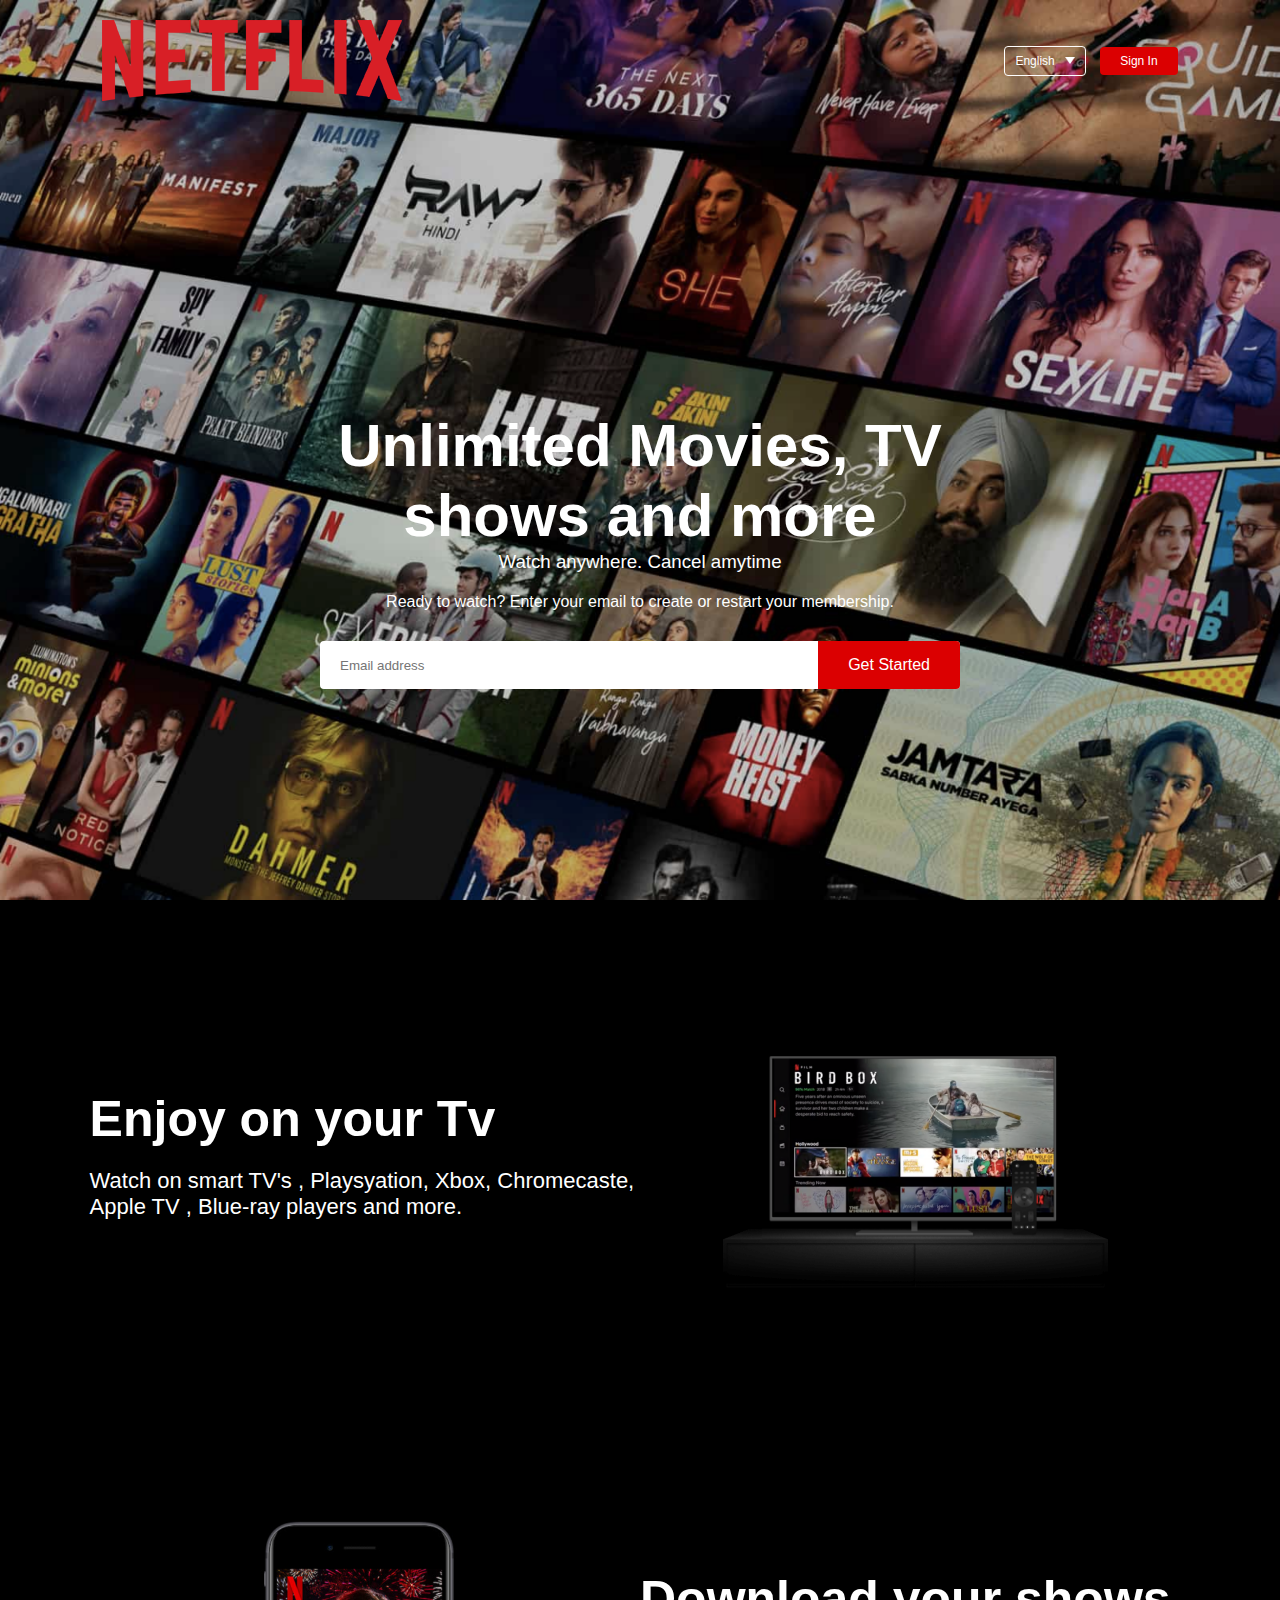
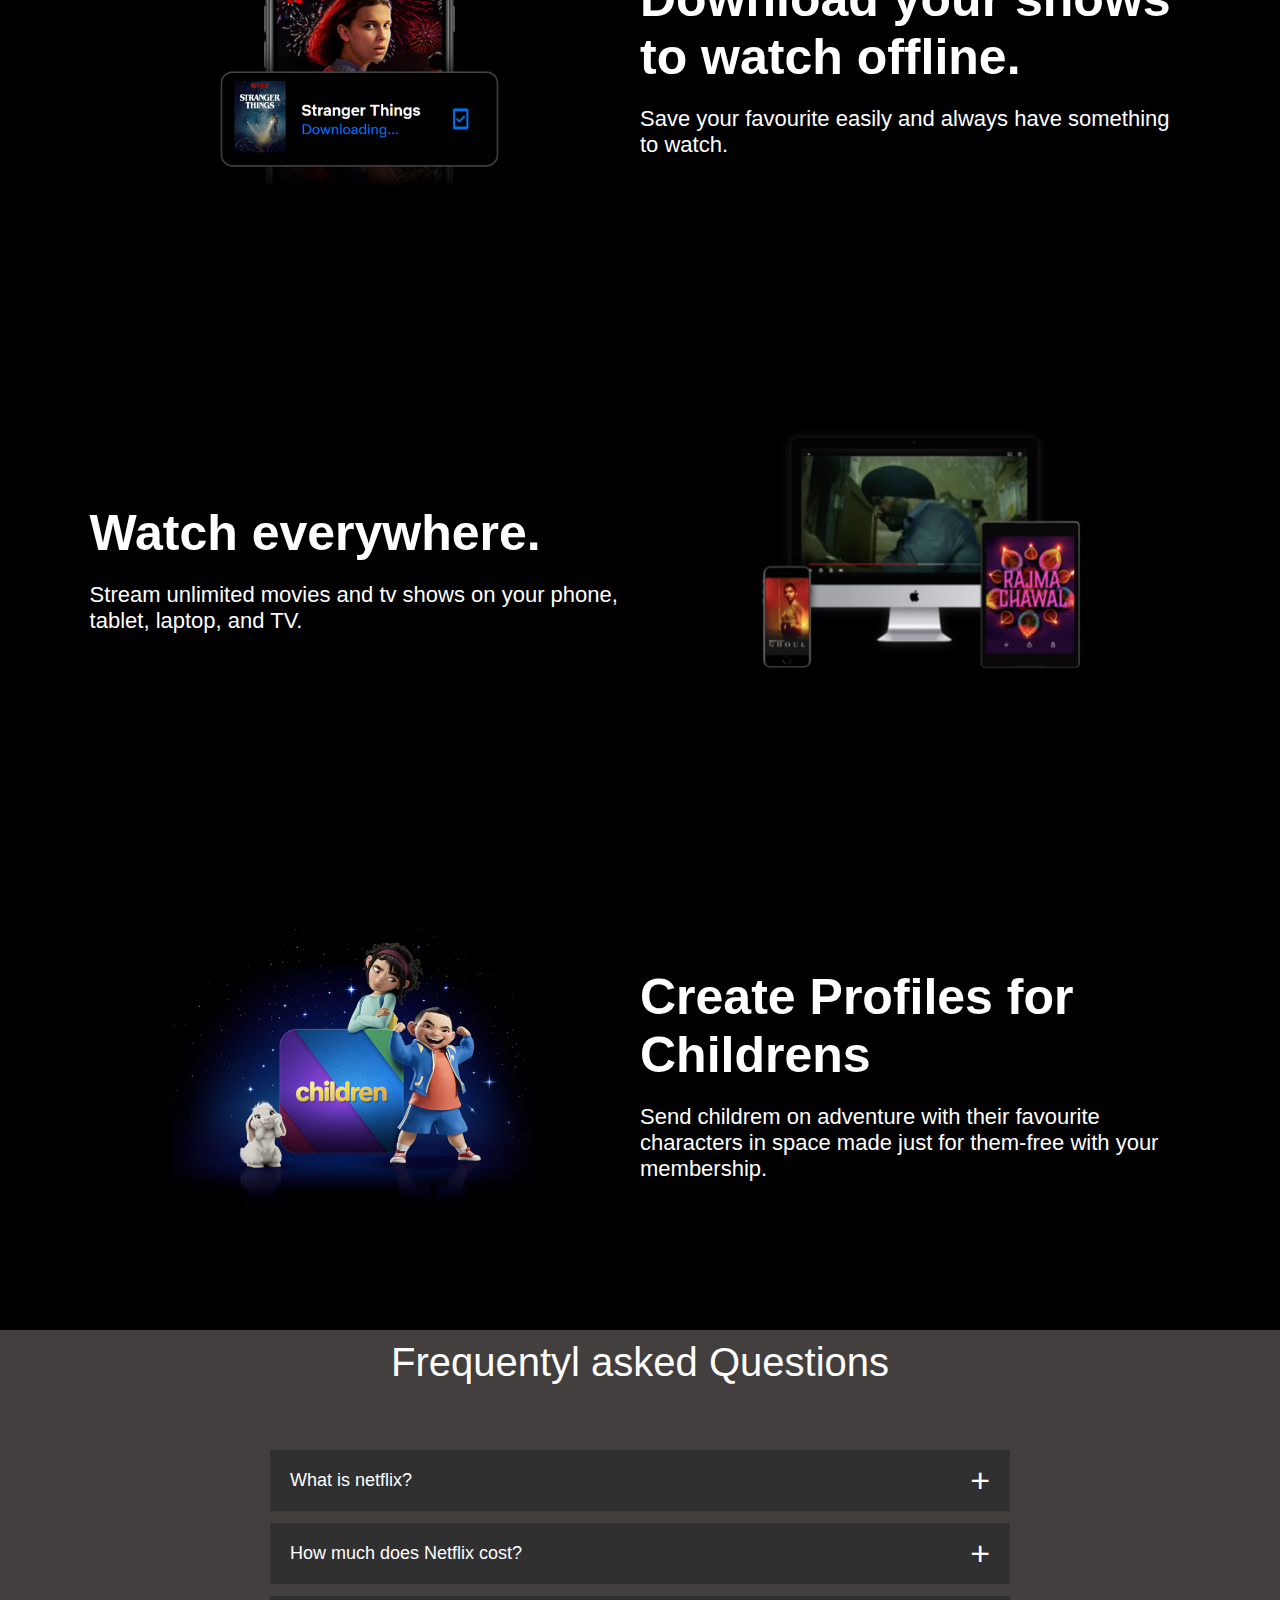
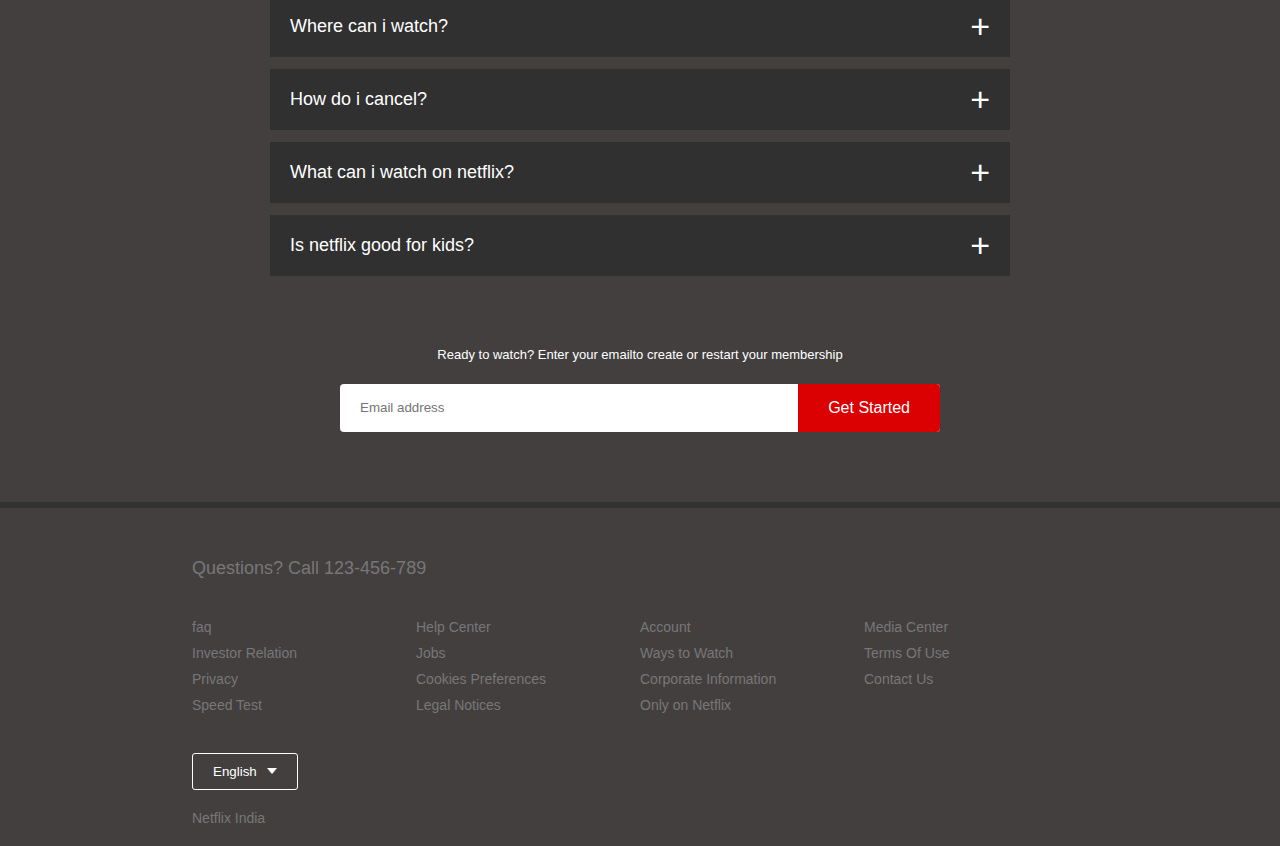
<file: Netflix Clone/index.html>
<!DOCTYPE html>
<html lang="en">
<head>
    <meta charset="UTF-8">
    <meta name="viewport" content="width=device-width, initial-scale=1.0">
    <title>Netflix Clone</title>
    <link rel="stylesheet" href="style.css">
</head>
<body>
    <div class="header">
        <nav>
            <img src="images/logo.png" alt="logo">
            <div>
                <button class="language-btn">English <img src="images/down-icon.png"></button>
                <button>Sign In</button>
            </div>
        </nav>
        <div class="header-content">
            <h1>Unlimited Movies, TV shows and more</h1>
            <h3>Watch anywhere. Cancel amytime</h3>
            <p>Ready to watch? Enter your email to create or restart your membership.</p>
            <form class="email-signup">
                <input type="email" placeholder="Email address" required>
                <button type="submit">Get Started</button>
            </form>
        </div>
        
        </div>
        <div class="features">
            <div class="row">
                <div class="text-col">
                    <h2>Enjoy on your Tv</h2>
                    <p>Watch on smart TV's , Playsyation, Xbox, Chromecaste, Apple TV , Blue-ray players and more.</p>

                </div>
                <div class="img-col">
                    <img src="images/feature-1.png" alt="">

                </div>
            </div>
        </div>
        <div class="features">
            <div class="row">
                <div class="img-col">
                    <img src="images/feature-2.png" alt="">

                </div>
                <div class="text-col">
                    <h2>Download your shows to watch offline.</h2>
                    <p>Save your favourite easily and always have something to watch.</p>

                </div>
                
            </div>
        </div>
        <div class="features">
            <div class="row">
                <div class="text-col">
                    <h2>Watch everywhere.</h2>
                    <p>Stream unlimited movies and tv shows on your phone, tablet, laptop, and TV.</p>

                </div>
                <div class="img-col">
                    <img src="images/feature-3.png" alt="">

                </div>
            </div>
        </div>
        <div class="features">
            <div class="row">
                <div class="img-col">
                    <img src="images/feature-4.png" alt="">

                </div>
                <div class="text-col">
                    <h2>Create Profiles for Childrens </h2>
                    <p>Send childrem on adventure with their favourite characters in space made just for them-free with your membership.</p>

                </div>
                
            </div>
        </div>
        <div class="faq">
            <h2>Frequentyl asked Questions</h2>
            <ul class="accordian">
                <li>
                    <input type="radio" name="accordian" id="first">
                    <label for="first">What is netflix?</label>
                    <div class="content">
                        <p>Netflix is a streaming service that offers a wide variety of TV shows, movies, documentaries, and original content. Users can access it on various devices, like smart TVs, laptops, phones, and gaming consoles. It's a subscription-based service, meaning you pay a monthly fee to watch the content available in its library, which is constantly updated with new releases and original productions. Netflix is known for its popular original series like Stranger Things, The Crown, and Bridgerton, among many others.</p>
                    </div>
                </li>
                <li>
                    <input type="radio" name="accordian" id="second">
                    <label for="second">How much does Netflix cost?</label>
                    <div class="content">
                        <p>Netflix offers three main plans in the U.S.:
                            <br> Basic: $6.99/month (1 screen, SD)
                            <br>Standard: $15.49/month (2 screens, HD)
                             <br>Premium: $19.99/month (4 screens, 4K UHD).
                        </p>
                    </div>
                </li>
                <li>
                    <input type="radio" name="accordian" id="third">
                    <label for="third">Where can i watch?</label>
                    <div class="content">
                        <p>You can watch Netflix on various devices such as smart TVs, laptops, smartphones (iOS and Android), tablets, and gaming consoles (PlayStation, Xbox). It’s also available on streaming devices like Roku, Chromecast, and Amazon Fire Stick. As long as you can install the Netflix app or access it via a browser, you’re good to go!.</p>
                    </div>
                </li>
                <li>
                    <input type="radio" name="accordian" id="forth">
                    <label for="forth">How do i cancel?</label>
                    <div class="content">
                        <p>To cancel your Netflix subscription, simply go to the Netflix website or app, log into your account, and navigate to your account settings. Under the "Membership & Billing" section, you'll see an option to "Cancel Membership." Follow the prompts, and your subscription will be canceled at the end of the billing cycle. You can also cancel via the mobile app under your account settings.</p>
                    </div>
                </li>
                <li>
                    <input type="radio" name="accordian" id="fifth">
                    <label for="fifth">What can i watch on netflix?</label>
                    <div class="content">
                        <p>Netflix offers a wide range of content, including original series like Stranger Things and Bridgerton, popular movies such as The Irishman and Bird Box, and compelling documentaries like Making a Murderer and Our Planet. There's also a great selection of anime like Naruto and One Piece. With constantly updated content, you'll always find something new to watch.  </p>
                    </div>
                </li>
                <li>
                    <input type="radio" name="accordian" id="sixth">
                    <label for="sixth">Is netflix good for kids?</label>
                    <div class="content">
                        <p>Netflix offers a wide range of content, including original series like Stranger Things and Bridgerton, popular movies such as The Irishman and Bird Box, and compelling documentaries like Making a Murderer and Our Planet. There's also a great selection of anime like Naruto and One Piece. With constantly updated content, you'll always find something new to watch.  </p>
                    </div>
                </li>
            </ul>
            <small>Ready to watch? Enter your emailto create or restart your membership</small>
            <form class="email-signup">
                <input type="email" placeholder="Email address" required>
                <button type="submit">Get Started</button>
            </form>
        </div>
        <div class="footer">
            <h2>Questions? Call 123-456-789</h2>

            <div class="row">
                <div class="col">
                    <a href="#">faq</a>
                    <a href="#">Investor Relation</a>
                    <a href="#">Privacy</a>
                    <a href="#">Speed Test</a>
                </div>
                <div class="col">
                    <a href="#">Help Center</a>
                    <a href="#">Jobs</a>
                    <a href="#">Cookies Preferences</a>
                    <a href="#">Legal Notices</a>
                </div>
                <div class="col">
                    <a href="#">Account</a>
                    <a href="#">Ways to Watch </a>
                    <a href="#">Corporate Information</a>
                    <a href="#">Only on Netflix </a>
                </div>
                <div class="col">
                    <a href="#">Media Center</a>
                    <a href="#">Terms Of Use</a>
                    <a href="#">Contact Us </a>
                </div>
            </div>
            <button class="language-btn">English <img src="images/down-icon.png"></button>
            <p class="copyright-txt">Netflix India</p>
        </div>
</body>
</html>
</file>
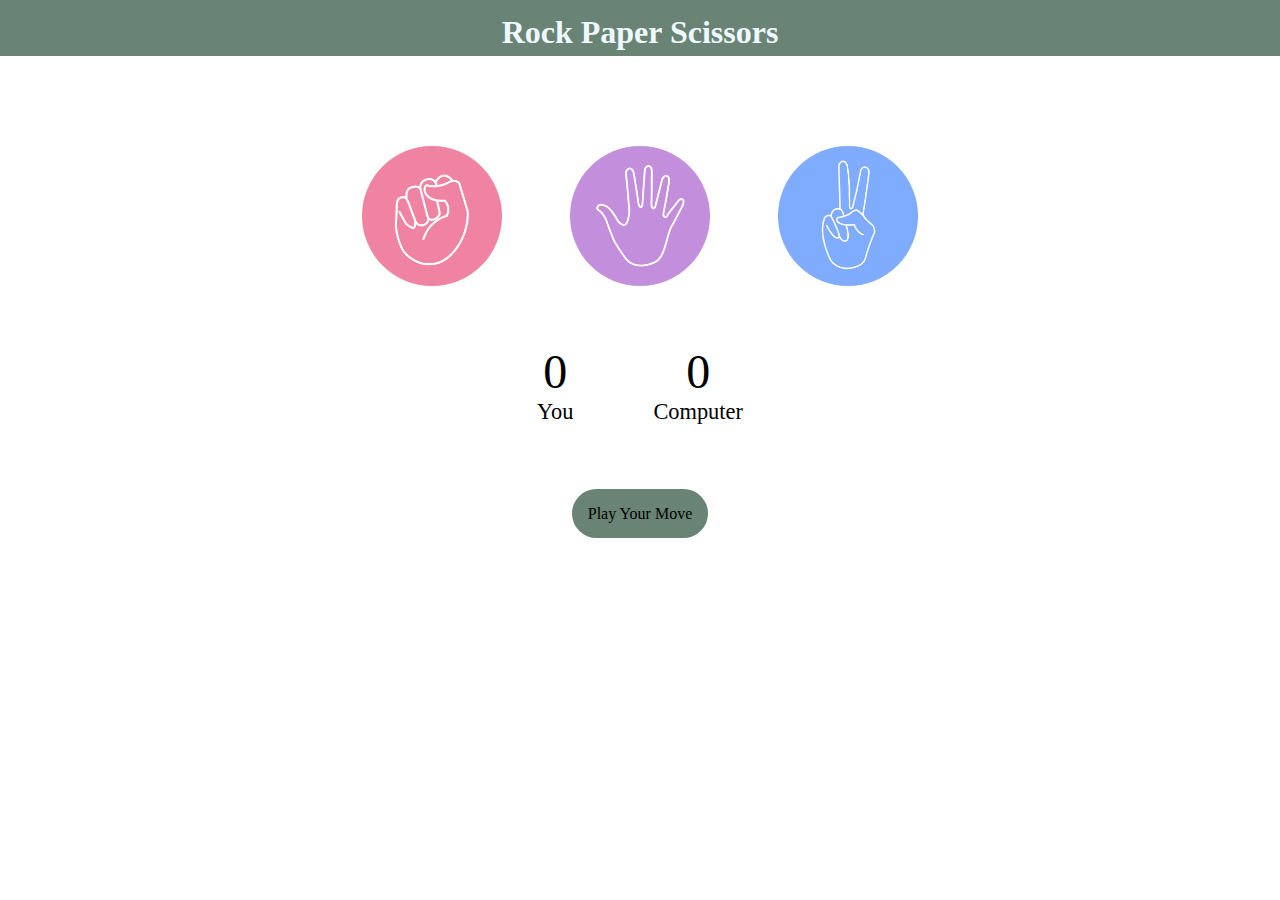
<file: rock paper scissor/index.html>
<!DOCTYPE html>
<html lang="en">
<head>
    <meta charset="UTF-8">
    <meta name="viewport" content="width=device-width, initial-scale=1.0">
    <title>Rock Paper Scissors</title>
    <link rel="stylesheet" href="style.css">
</head>
<body>

    <h1>Rock Paper Scissors</h1>

    <div class="choices">
        <div class="choice" id="rock">
            <img src="./images/rock.png" >
        </div>
        <div class="choice" id="paper">
            <img src="./images/paper.png" >
        </div>
        <div class="choice" id="scissors">
            <img src="./images/scissors.png" >
        </div>
    </div>


    <div class="score-board">
        <div class="score">
            <p id="user-score">0</p>
            <p>You</p>
        </div>
        <div class="score">
            <p id="computer-score">0</p>
            <p>Computer</p>
        </div>
    </div>

    <div class="msg-container">
        <p id="msg">Play Your Move</p>
    </div>

    <script src="app.js"></script>
</body>
</html>
</file>
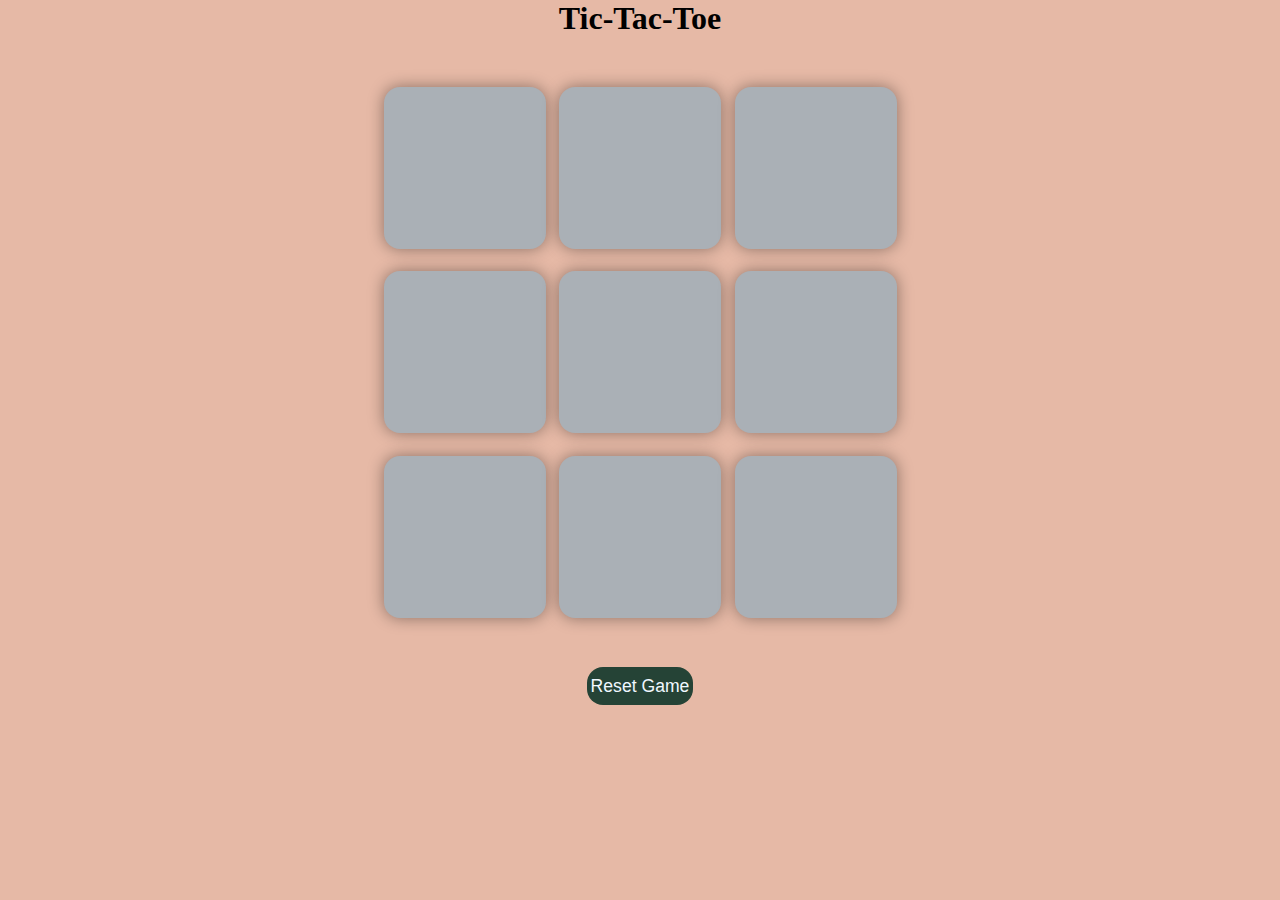
<file: TIC TAC TOE/index.html>
<!DOCTYPE html>
<html lang="en">
<head>
    <meta charset="UTF-8">
    <meta name="viewport" content="width=device-width, initial-scale=1.0">
    <title>Tic-Tac-Toe</title>
    <link rel="stylesheet" href="style.css">
</head>
<body>
    <div class="msg-container hide">
        <p id="msg">Winner</p>
        <button id="new-btn">New Game</button>
    </div>
    <main>
        <h1>Tic-Tac-Toe</h1>
        <div class="container">
            <div class="Game">
                <button class="box"></button>
                <button class="box"></button>
                <button class="box"></button>
                <button class="box"></button>
                <button class="box"></button>
                <button class="box"></button>
                <button class="box"></button>
                <button class="box"></button>
                <button class="box"></button>
            </div>
        </div>
        <button id="reset-btn">Reset Game</button>
    </main>
   
    <script src="app.js"></script>
</body>
</html>
</file>
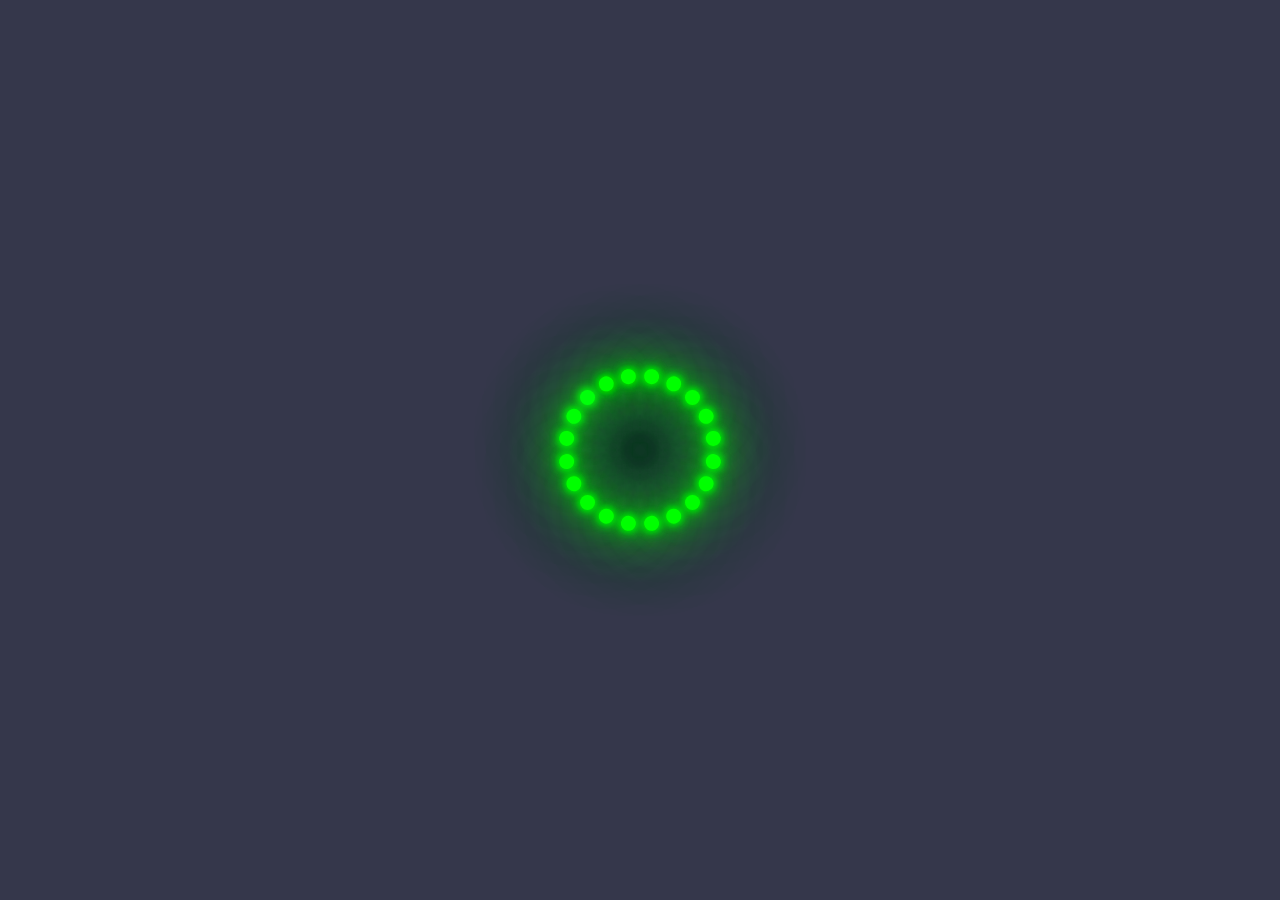
<file: animation loader/animation.html>
<!DOCTYPE html>
<html lang="en">
<head>
    <meta charset="UTF-8">
    <meta name="viewport" content="width=device-width, initial-scale=1.0">
    <title>Animation Loader</title>
    <link rel="stylesheet" href="style.css">
</head>
<body>
    <section>
        <div class="loader">
            <span style="--i:1;"></span>
            <span style="--i:2;"></span>
            <span style="--i:3;"></span>
            <span style="--i:4;"></span>
            <span style="--i:5;"></span>
            <span style="--i:6;"></span>
            <span style="--i:7;"></span>
            <span style="--i:8;"></span>
            <span style="--i:9;"></span>
            <span style="--i:10;"></span>
            <span style="--i:11;"></span>
            <span style="--i:12;"></span>
            <span style="--i:13;"></span>
            <span style="--i:14;"></span>
            <span style="--i:15;"></span>
            <span style="--i:16;"></span>    
            <span style="--i:17;"></span>
            <span style="--i:18;"></span>
            <span style="--i:19;"></span>
            <span style="--i:20;"></span>
        </div>
    </section>
    
</body>
</html>
</file>
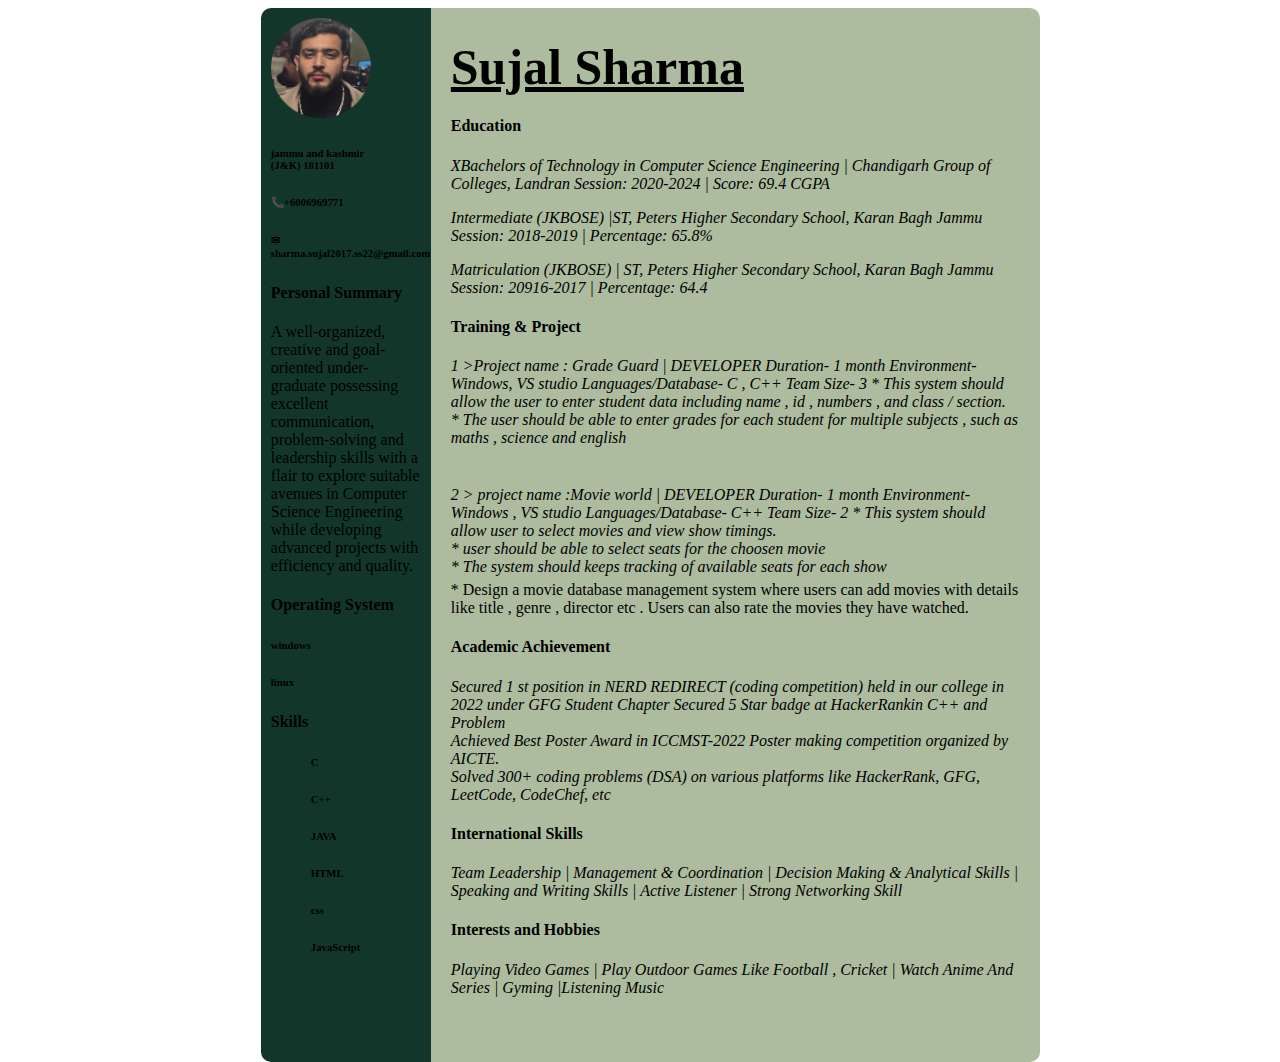
<file: portfolio/testing.html>
<!DOCTYPE html>
<html lang="en">
<head>
  <meta charset="UTF-8">
  <meta name="viewport" content="width=device-width, initial-scale=1.0">
  <title>Resume</title>
  <link rel="stylesheet" href="stylee.css">
</head>
<body>
  <div class="container">
    <div class="left-container">
      <div class="personal">
        
        <img src="sujal.png" alt="sujal sharma img" width = 100px/>
        <h6> jammu  and kashmir 
          <br/>
          (J&K) 181101
        </h6>
        <h6>📞+6006969771</h6>
        <h6>✉sharma.sujal2017.ss22@gmail.com</h6>
        <h4>Personal Summary</h4>
        <p>A well-organized, creative and goal- oriented under-graduate possessing
          excellent communication, problem-solving
          and leadership skills with a flair to explore
          suitable avenues in Computer Science
          Engineering while developing advanced
          projects with efficiency and quality.</p>
          <h4>Operating System</h4>
          <h6>windows </h6>
          <h6>linux</h6>
          
<h4>Skills</h4>
<ul>
<h6>C</h6>
<h6>C++</h6>
<h6>JAVA</h6>
<h6>HTML</h6>                   
<h6>css</h6>
<h6>JavaScript</h6>

            

         
      </div>
    </div>
    <div class="right-container">
      <div class="professional-info">
        <h1>
          Sujal Sharma
        </h1>

        <h4>
          Education
        </h4>
        <p><em>XBachelors of Technology in Computer Science Engineering |
          Chandigarh Group of Colleges, Landran
          Session: 2020-2024 | Score: 69.4 CGPA</em></p>
        <p><em>Intermediate (JKBOSE) |ST, Peters Higher Secondary School, Karan Bagh
          Jammu
          Session: 2018-2019 | Percentage: 65.8%</em></p>
        <p><em>Matriculation (JKBOSE) | ST, Peters Higher Secondary School, Karan Bagh
          Jammu
          Session: 20916-2017 | Percentage: 64.4</em></p>

          <h4>Training & Project</h4>
          <p><em>1 >Project name : Grade Guard | DEVELOPER
            Duration- 1 month
            Environment- Windows, VS studio
            Languages/Database- C , C++
            Team Size- 3
            * This system should allow the user to enter student data
            including name , id , numbers , and class / section.  <br/> 
            * The user should be able to enter grades for each student for
            multiple subjects , such as maths , science and english</em></p>
            <br/>
            <p><em>2 > project name :Movie world | DEVELOPER
              Duration- 1 month
              Environment- Windows , VS studio
              Languages/Database- C++
              Team Size- 2
              * This system should allow user to select movies and view show timings. <br/> 
              * user should be able to select seats for the choosen movie  <br/> 
              * The system should keeps tracking of available seats for each show</em></p>
              * Design a movie database management system where users can add movies
                with details like title , genre , director etc .
                Users can also rate the movies they have watched.</em></p>

                <h4>Academic Achievement</h4>

                <p>
                 <em> Secured 1
st position in NERD REDIRECT (coding competition) held
in our college in 2022 under GFG Student Chapter
 Secured 5 Star badge at HackerRankin C++ and Problem <br/>
  Achieved Best Poster Award in ICCMST-2022 Poster making
competition organized by AICTE. <br/>
Solved 300+ coding problems (DSA) on various platforms like
HackerRank, GFG, LeetCode, CodeChef, etc
</em> </p>

<h4>International Skills</h4>
            <p><em>Team Leadership | Management &
              Coordination | Decision Making &
              Analytical Skills | Speaking and Writing
              Skills | Active Listener | Strong Networking
              Skill</em></p>
              <h4>Interests and Hobbies</h4>
              <p><em>Playing Video Games | Play Outdoor Games
                Like Football , Cricket | Watch Anime And
                Series | Gyming |Listening Music</em></p>


      </div>
    </div>
  </div>
</body>
</html>
</file>
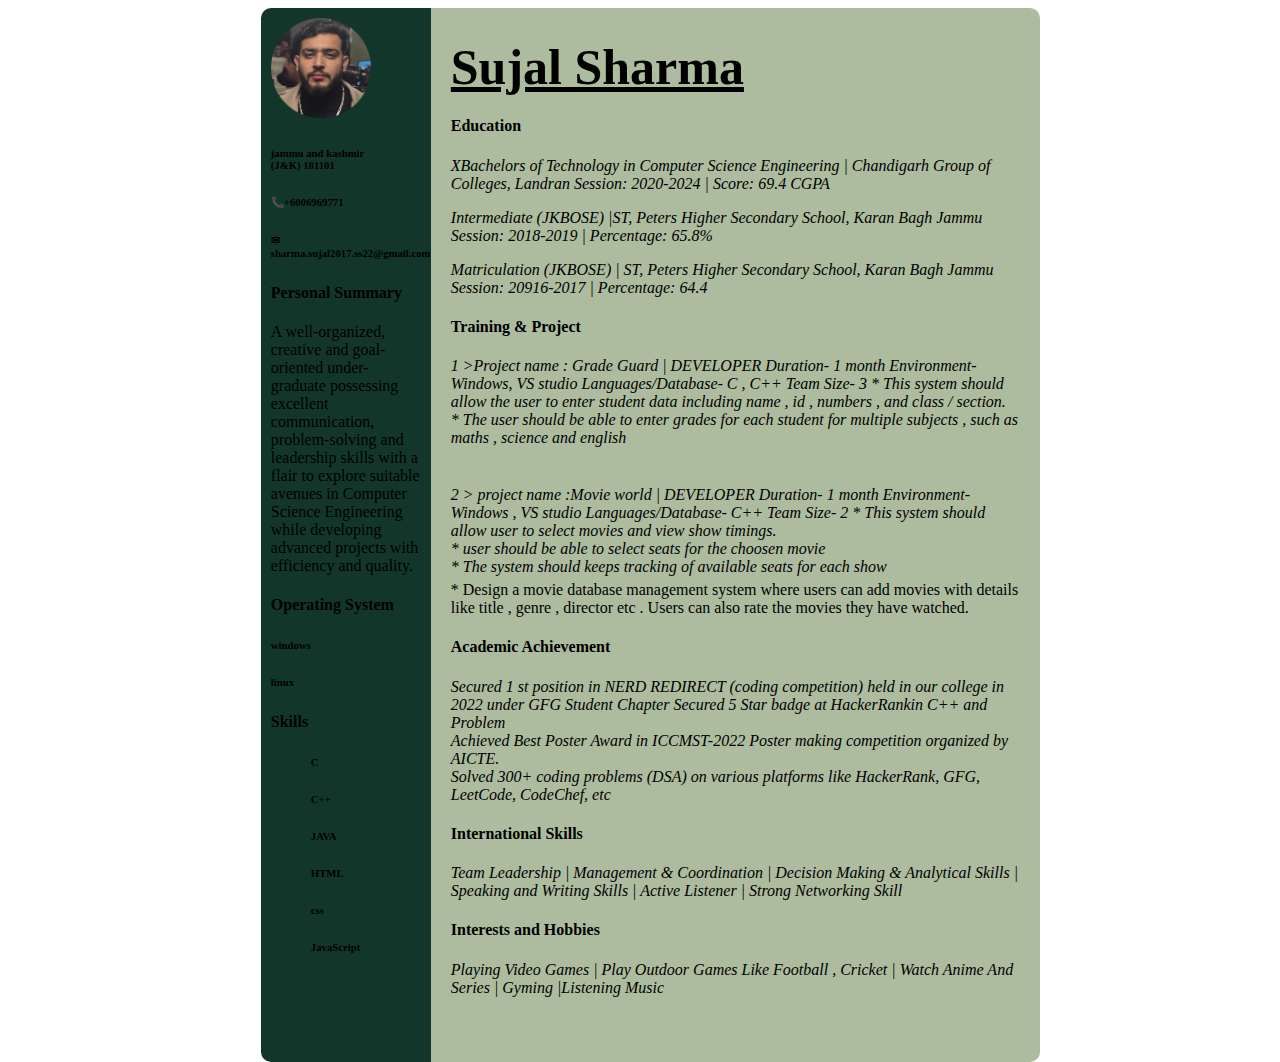
<file: resume/resume.html.html>
<!DOCTYPE html>
<html lang="en">
<head>
  <meta charset="UTF-8">
  <meta name="viewport" content="width=device-width, initial-scale=1.0">
  <title>Resume</title>
  <link rel="stylesheet" href="style.css">
</head>
<body>
  <div class="container">
    <div class="left-container">
      <div class="personal">
        
        <img src="sujal.png" alt="sujal sharma img" width = 100px/>
        <h6> jammu  and kashmir 
          <br/>
          (J&K) 181101
        </h6>
        <h6>📞+6006969771</h6>
        <h6>✉sharma.sujal2017.ss22@gmail.com</h6>
        <h4>Personal Summary</h4>
        <p>A well-organized, creative and goal- oriented under-graduate possessing
          excellent communication, problem-solving
          and leadership skills with a flair to explore
          suitable avenues in Computer Science
          Engineering while developing advanced
          projects with efficiency and quality.</p>
          <h4>Operating System</h4>
          <h6>windows </h6>
          <h6>linux</h6>
          
<h4>Skills</h4>
<ul>
<h6>C</h6>
<h6>C++</h6>
<h6>JAVA</h6>
<h6>HTML</h6>                   
<h6>css</h6>
<h6>JavaScript</h6>

            

         
      </div>
    </div>
    <div class="right-container">
      <div class="professional-info">
        <h1>
          Sujal Sharma
        </h1>

        <h4>
          Education
        </h4>
        <p><em>XBachelors of Technology in Computer Science Engineering |
          Chandigarh Group of Colleges, Landran
          Session: 2020-2024 | Score: 69.4 CGPA</em></p>
        <p><em>Intermediate (JKBOSE) |ST, Peters Higher Secondary School, Karan Bagh
          Jammu
          Session: 2018-2019 | Percentage: 65.8%</em></p>
        <p><em>Matriculation (JKBOSE) | ST, Peters Higher Secondary School, Karan Bagh
          Jammu
          Session: 20916-2017 | Percentage: 64.4</em></p>

          <h4>Training & Project</h4>
          <p><em>1 >Project name : Grade Guard | DEVELOPER
            Duration- 1 month
            Environment- Windows, VS studio
            Languages/Database- C , C++
            Team Size- 3
            * This system should allow the user to enter student data
            including name , id , numbers , and class / section.  <br/> 
            * The user should be able to enter grades for each student for
            multiple subjects , such as maths , science and english</em></p>
            <br/>
            <p><em>2 > project name :Movie world | DEVELOPER
              Duration- 1 month
              Environment- Windows , VS studio
              Languages/Database- C++
              Team Size- 2
              * This system should allow user to select movies and view show timings. <br/> 
              * user should be able to select seats for the choosen movie  <br/> 
              * The system should keeps tracking of available seats for each show</em></p>
              * Design a movie database management system where users can add movies
                with details like title , genre , director etc .
                Users can also rate the movies they have watched.</em></p>

                <h4>Academic Achievement</h4>

                <p>
                 <em> Secured 1
st position in NERD REDIRECT (coding competition) held
in our college in 2022 under GFG Student Chapter
 Secured 5 Star badge at HackerRankin C++ and Problem <br/>
  Achieved Best Poster Award in ICCMST-2022 Poster making
competition organized by AICTE. <br/>
Solved 300+ coding problems (DSA) on various platforms like
HackerRank, GFG, LeetCode, CodeChef, etc
</em> </p>

<h4>International Skills</h4>
            <p><em>Team Leadership | Management &
              Coordination | Decision Making &
              Analytical Skills | Speaking and Writing
              Skills | Active Listener | Strong Networking
              Skill</em></p>
              <h4>Interests and Hobbies</h4>
              <p><em>Playing Video Games | Play Outdoor Games
                Like Football , Cricket | Watch Anime And
                Series | Gyming |Listening Music</em></p>


      </div>
    </div>
  </div>
</body>
</html>
</file>
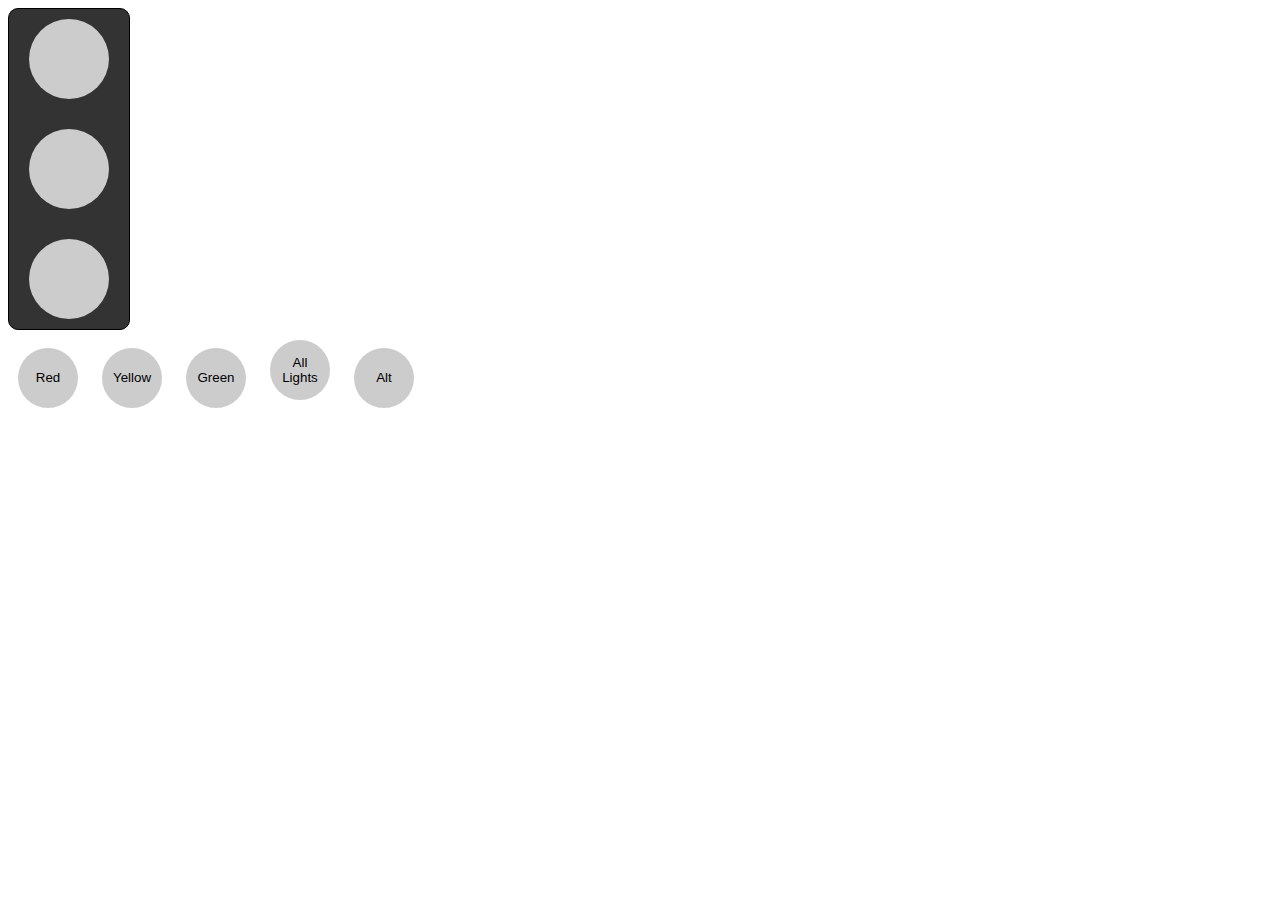
<file: trafficlight/trafficlight.html>
<!DOCTYPE html>
<html lang="en">
<head>
<meta charset="UTF-8">
<meta name="viewport" content="width=device-width, initial-scale=1.0">
<title>Traffic Light</title>
<style>
  .traffic-light {
    width: 100px;
    height: 300px;
    border: 1px solid black;
    border-radius: 10px;
    display: flex;
    flex-direction: column;
    justify-content: space-between;
    align-items: center;
    background-color: #333;
    padding: 10px;
  }
  .light {
    width: 80px;
    height: 80px;
    border-radius: 50%;
    background-color: #ccc;
  }
  #red:checked ~ .traffic-light #red {
    background-color: red;
  }
  #yellow:checked ~ .traffic-light #yellow {
    background-color: yellow;
  }
  #green:checked ~ .traffic-light #green {
    background-color: green;
  }
  input[type="radio"] {
    display: none;
  }
  label {
    cursor: pointer;
  }
  /* Style circular buttons */
  button {
    width: 60px;
    height: 60px;
    border-radius: 50%;
    border: none;
    background-color: #ccc;
    margin: 10px;
    cursor: pointer;
    display: inline-block;
  }
</style>
</head>
<body>
<input type="radio" name="light" id="red">
<input type="radio" name="light" id="yellow">
<input type="radio" name="light" id="green">

<div class="traffic-light">
  <div id="red" class="light"></div>
  <div id="yellow" class="light"></div>
  <div id="green" class="light"></div>
</div>

<label for="red"><button id="redButton" onclick="setRed()">Red</button></label>
<label for="yellow"><button id="yellowButton" onclick="setYellow()">Yellow</button></label>
<label for="green"><button id="greenButton" onclick="setGreen()">Green</button></label>
<label for="allLights"><button id="allLightsButton" onclick="setAllLights()">All Lights</button></label>
<label for="altLights"><button id="altLightsButton" onclick="disableAllLights()">Alt</button></label>

<script>
  function setRed() {
    document.getElementById('red').checked = true;
    document.getElementById('yellow').checked = false;
    document.getElementById('green').checked = false;
  }
  function setYellow() {
    document.getElementById('red').checked = false;
    document.getElementById('yellow').checked = true;
    document.getElementById('green').checked = false;
  }
  function setGreen() {
    document.getElementById('red').checked = false;
    document.getElementById('yellow').checked = false;
    document.getElementById('green').checked = true;
  }
  function setAllLights() {
    document.getElementById('red').checked = true;
    document.getElementById('yellow').checked = true;
    document.getElementById('green').checked = true;
  }
  function disableAllLights() {
    document.getElementById('red').checked = false;
    document.getElementById('yellow').checked = false;
    document.getElementById('green').checked = false;
  }
</script>

</body>
</html>
</file>
<file: Netflix Clone/style.css>
*
{
    margin: 0;
    padding: 0;
    font-family: sans-serif, 'poppins';
    box-sizing: border-box;
}

body
{
    background-color:#433f3f;
    color: #fff;
}
.header
{
    width: 100%;
    height: 100vh;
    
    background-image: url(images/header-image.png);
    background-size: cover;
    background-position: center;
    padding: 10px 8%;
    position: relative;
    
}
nav
{
    display: flex;
    align-items: center;
    justify-content: space-between;
    padding: 10px 0;
}
.logo
{
    width: 150px;
    cursor: pointer;
}
nav button
{
    border: 0;
    outline: 0;
    background: #db0001;
    color: #fff;
    padding: 7px 20px;
    font-size: 12px;
    border-radius: 4px;
    margin-left: 10px;
    cursor: pointer;
}
.language-btn
{
    display: inline-flex;
    align-items: center;
    background: transparent;
    border: 1px solid #fff;
    padding: 7px 10px;
}
.language-btn img
{
    width: 10px;
    margin-left: 10px;
}
.header-content
{
    position: absolute;
    top: 50%;
    left: 50%;
    transform: translate(-50%,-50%);
    text-align: center;
    margin-top: 100px;
}
.header-content h1
{
    font-size: 60px;
    line-height: 70px;
    font-weight: 600;
    max-width: 650px;
}
.header-content h3
{
    font-weight: 400;
    margin-bottom: 20px;
}
.email-signup
{
    background: #fff;
    border-radius: 4px;
    display: flex;
    align-items: center;
    margin-top: 30px;
    overflow: hidden;
}
.email-signup input
{
    flex: 1;
    border: 0;
    outline: 0;
    margin-left: 20px;
}
.email-signup button
{
    background: #db0001;
    border: 0;
    outline: 0;
    color: #fff;
    font-size: 16px;
    cursor: pointer;
    padding: 15px 30px;

}

/*-------------------------features---------------------*/
.features
{
    padding: 50px 7%;
    font-size: 22px;
    background-color: black;
}
.row
{
    display: flex;
    width: 100%;
    align-items: center;
    flex-wrap: wrap;
    padding: 50px 0;
}
.text-col
{
    flex-basis: 50%;
    margin-bottom: 20px 0;
}
.img-col
{
    flex-basis: 50%;
    margin-bottom: 20px;

}
.img-col img
{
    display: block;
    width: 70%;
    margin: auto;
}
.features h2
{
    font-size: 50px;
    font-weight: 600;
    margin-bottom: 20px;
}

/*------------------faq------------------*/
.faq
{
    padding: 10px 12%;
    text-align: center;
    font-size: 18px;
}
.faq h2
{
    font-weight: 500;
    font-size: 40px;
}
.accordian
{
    margin: 60px auto;
    width: 100%;
    max-width: 750px;
}
.accordian li
{
    list-style: none;
    width: 100%;
    padding: 5px;
}
.accordian li label
{
    display: flex;
    align-items: center;
    padding: 20px;
    font-size: 18px;
    font-weight: 500;
    background: #303030;
    margin-bottom: 2px;
    cursor: pointer;
    position: relative;
}
label::after 
{
    content: '+';
    font-size: 34px;
    position: absolute;
    right: 20px;
    transition: transform 0.5s;
}
input[type="radio"]
{
    display: none;
}
.accordian .content
{
    background: #303030;
    text-align: left;
    padding: 0 20px;
    max-height: 0;
    overflow: hidden;
    transition: max-height 0.5s, padding 0.5s;
}
.accordian input[type="radio"]:checked + label + .content
{
    max-height: 600px;
    padding: 30px 20px;
}
.accordian input[type="radio"]:checked + label::after
{
    transform: rotate(140deg);
}
.faq .email-signup
{
    max-width: 600px;
    margin: 20px auto 60px ;

}
.faq small
{
   font-size: 13px; 
}

/*------------------footer-------------------*/

.footer
{
    padding: 50px 15% 10px;
    border-top: 6px solid #333;
    color: #777;
}
.footer h2 
{
    font-size: 18px;
    font-weight: 400;
    margin-bottom: 30px;
}
.footer .col
{
    flex-basis: 25%;
    flex-grow: 1;
    margin-bottom: 20px;
}
.footer .col a
{
    display: block;
    text-decoration: none;
    color: #777;
    font-size: 14px;
    margin-bottom: 10px;
}
.footer .row
{
    align-items: flex-start;
    padding: 10px 0;
}
.footer .language-btn
{
    color: #fff;
    padding: 10px 20px ;
    border-radius: 3px;
}
.copyright-txt
{
    font-size: 14px;
    margin-top: 20px;
    margin-bottom: 10px;
}
/*------------------media -queries-for -small-screen-------------------*/

@media only screen and (max-width:600px)
{
    .logo{
        width: 100px;
    }
    nav .language-btn
    {
        padding: 4px 8px;
    }
    .header-content
    {
        position: unset;
        transform: none;
        padding-top: 150px;
    }
    .header-content h1
    {
        font-size: 30px;
    }
    .email-signup button
    {
        font-size: 12px;
        padding: 10px 15px;
    }
    .text-col,.img-col
    {
        flex-basis: 100%;
    }
    .features h2
    {
        font-size: 30px;
    }
    .features p
    {
        font-size: 15px;
    }
    .row:nth-child(2), .row:nth-child(4)
    {
        flex-direction: column-reverse;
    }
    .features .row
    {
        padding: 10px 0;
    }
    .faq h2
    {
        font-size: 20px;
    }
    .accordian .content
    {
        font-size: 14px;
    }
    .accordian li label
    {
        padding: 10px;
        font-size: 14px;
    }
    label::after
    {
        font-size: 22px;
    }
}
</file>
<file: rock paper scissor/style.css>
*
{
    margin:0;
    padding:0;
    text-align: center;
}
h1
{
    background-color:#698474 ;
    color: aliceblue;
    height: 3.5rem;
    line-height: 4rem;
    
}
.choice
{
    height: 160px;
    width: 160px;
    border-radius: 50%;
    display: flex;
    justify-content: center;
    align-items: center;
}
.choice:hover
{
    cursor: pointer;
    background-color:#939185;
}
img{
     height: 140px;
     width: 140px;
     object-fit: cover;
     border-radius: 50%;
}
.choices
{
    display: flex;
    justify-content: center;
    align-items: center;
    gap: 3rem;
    margin-top: 5rem;
}

.score-board
{
    display: flex;
    justify-content: center;
    align-items: center;
    font-size: 1.4rem;
    margin-top: 3rem;
    gap: 5rem;
}

#user-score,
#computer-score
{
    font-size: 3rem;
}
.msg-container
{
    margin-top: 5rem;
}
#msg
{
    background-color:#698474 ;
    color: black;
    font-size: 1rem;
    padding: 1rem;
    border-radius: 3rem;
    display: inline;

}
</file>
<file: TIC TAC TOE/style.css>
*
{
    margin: 0;
    padding: 0;
}
body
{
    background-color: #E6B9A6;
    text-align: center;
}
.container
{
    height:70vh;
    display: flex;
    justify-content: center;
    align-items: center;
    gap: 1.5vmin;
}
.Game
{
    height: 60vmin;
    width: 60vmin;
    display: flex;
    flex-wrap: wrap;
    justify-content: center;
    align-items: center;
    gap: 1.5vmin;
}
.box
{
    height: 18vmin;
    width: 18vmin;
    border-radius: 1rem;
    border: none;
    box-shadow: 0 0 1rem rgba(0,0,0,0.4);
    font-size: 8vmin;
    color: #254336;
    background-color: rgb(170, 176, 182);
}
#reset-btn
{
    padding: 0.25rem;
    font-size: 1.1rem;
    background-color: #254336;
    color: aliceblue;
    border-radius: 1rem;
    border: none;
    height: 2.4rem;
    text-align: center;
}
#new-btn
{
    padding: 0.25rem;
    font-size: 1.1rem;
    background-color: #254336;
    color: aliceblue;
    border-radius: 1rem;
    border: none;
    height: 2.4rem;
    text-align: center;
}
#msg
{
    color: aliceblue;
    font-size : 6vmin;;
}
.msg-container
{
    height: 25vmin;
}
.hide
{
    display: none;
}
</file>
<file: animation loader/style.css>
*
{
    margin: 0;
    padding: 0;
    box-sizing: border-box;
}
section
{
    display: flex;
    justify-content: center;
    align-items: center;
    min-height: 100vh;
    background: #35374B;
    animation: animateBg 10s linear infinite;
}
@keyframes animateBg
{
    0%
    {
        filter: hue-rotate(0deg);
    }
    100%
    {
        filter: hue-rotate(360deg);
    }
}
section .loader
{
    position: relative;
    width: 120px;
    height: 120px;

}
section .loader span
{
    position: absolute;
    top: 0;
    left: 0;
    width: 100%;
    height: 100%;
    transform: rotate(calc(18deg * var(--i)));
}
section .loader span:before
{
    content: '';
    position: absolute;
    top:0;
    left: 0;
    width: 15px;
    height: 15px;
    border-radius: 50%;
    background: #00ff0a;
     box-shadow: 0 0 10px #00ff0a,
     0 0 10px  #00ff0a,
     0 0 20px  #00ff0a,
     0 0 40px  #00ff0a,
     0 0 60px  #00ff0a,
     0 0 80px  #00ff0a,
     0 0 100px  #00ff0a;
     animation: animate 2s linear infinite;
     animation-delay: calc(0.1s * var(--i));
}  
@keyframes animate
{
    0%
    {
        transform:scale(1);
    }
    80%,100%
    {
        transform:scale(0);
    }
}
</file>
<file: portfolio/stylee.css>
*
.container {
    display: flex;
  }
  
  .left-container,
  .right-container {
    width: 45%; /* Adjust as needed */
  }
  
  .left-container {
    width : 150px;
    float: left;
    padding-left: 20%;
   
  }
  
  .right-container {
   
    float : right;
    padding-top: 20px;
    padding-left: 20px;
    padding-bottom: 20px;
    padding-top: 0px;

  }
  .personal{
    padding: 10px;
    background-color: #12372A;
    width : 100%;
    height : 100%;
    border-top-left-radius: 10px;
    border-bottom-left-radius: 10px;
    

  }
  .professional-info {
    padding: 20px;
    background-color: #ADBC9F;
    width : 100%;
    height :100%;
    border-top-right-radius: 10px;
    border-bottom-right-radius: 10px;
  }
  
  h1, h2 {
    font-size: 50px;
    margin-bottom: 10px;
    margin-block-start: 10px;
    text-decoration: underline;
  }
  
  p {
    font-size: 16px;
    margin-bottom: 5px;
    
  }
  
  a {
    color: blue;
    text-decoration: none;
  }
  
  a:hover {
    text-decoration: underline;
  }
</file>
<file: resume/style.css>
*
.container {
    display: flex;
  }
  
  .left-container,
  .right-container {
    width: 45%; /* Adjust as needed */
  }
  
  .left-container {
    width : 150px;
    float: left;
    padding-left: 20%;
   
  }
  
  .right-container {
   
    float : right;
    padding-top: 20px;
    padding-left: 20px;
    padding-bottom: 20px;
    padding-top: 0px;

  }
  .personal{
    padding: 10px;
    background-color: #12372A;
    width : 100%;
    height : 100%;
    border-top-left-radius: 10px;
    border-bottom-left-radius: 10px;
    

  }
  .professional-info {
    padding: 20px;
    background-color: #ADBC9F;
    width : 100%;
    height :100%;
    border-top-right-radius: 10px;
    border-bottom-right-radius: 10px;
  }
  
  h1, h2 {
    font-size: 50px;
    margin-bottom: 10px;
    margin-block-start: 10px;
    text-decoration: underline;
  }
  
  p {
    font-size: 16px;
    margin-bottom: 5px;
    
  }
  
  a {
    color: blue;
    text-decoration: none;
  }
  
  a:hover {
    text-decoration: underline;
  }
</file>
